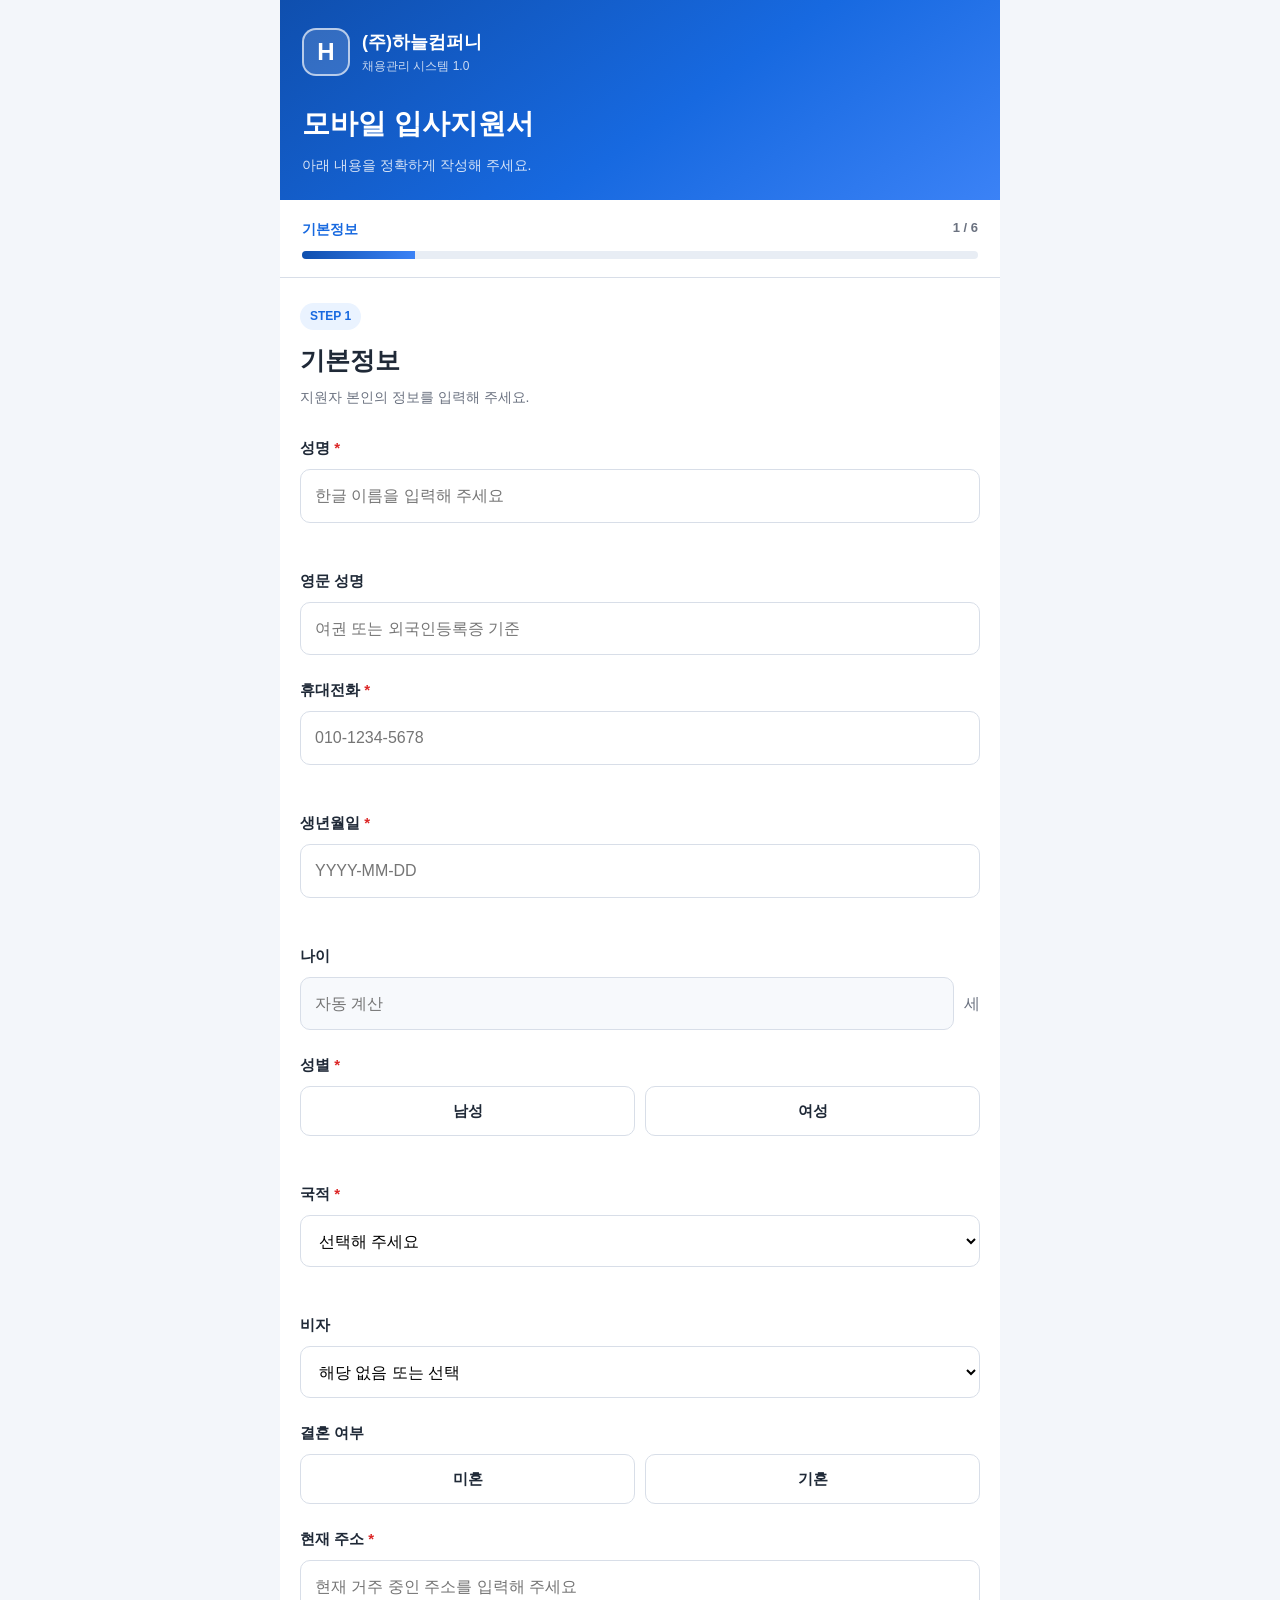
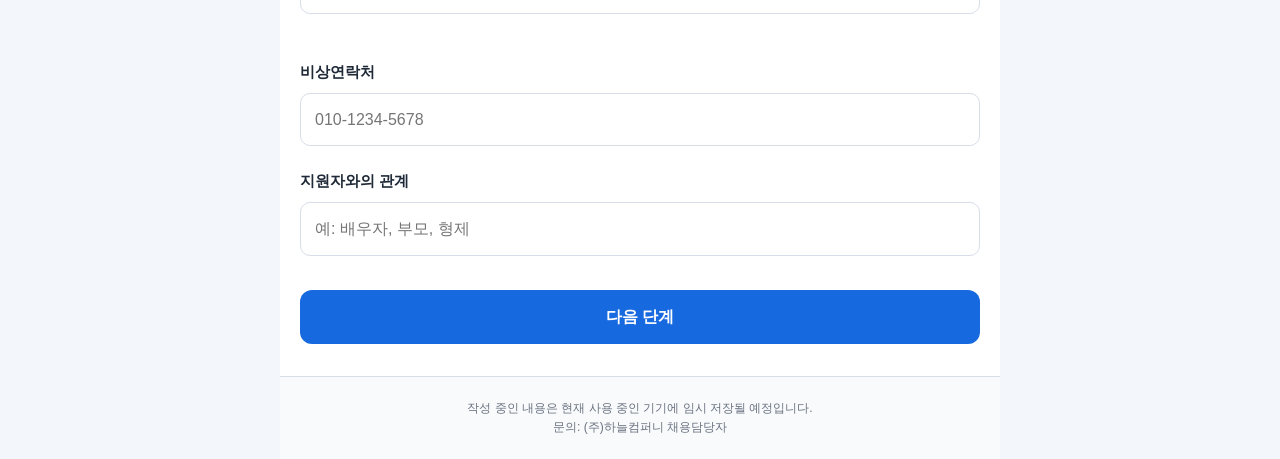
<file: index.html>
<!DOCTYPE html>
<!-- RecruitSystem-Pro V1.0.13: Google Sheets 제출 연동 준비 -->
<!-- RecruitSystem-Pro V1.0.6 FIX -->
<html lang="ko">
<head>
  <meta charset="UTF-8">
  <meta name="viewport" content="width=device-width, initial-scale=1.0, maximum-scale=1.0">
  <meta name="description" content="(주)하늘컴퍼니 모바일 입사지원서">
  <title>입사지원서 | (주)하늘컴퍼니</title>
  <link rel="stylesheet" href="./css/style.css?v=1.0.13">
</head>
<body>
  <div class="app-container">
    <header class="app-header">
      <div class="company-brand">
        <div class="company-symbol">H</div>
        <div class="company-name">
          <strong>(주)하늘컴퍼니</strong>
          <span>채용관리 시스템 1.0</span>
        </div>
      </div>
      <h1>모바일 입사지원서</h1>
      <p class="header-description">아래 내용을 정확하게 작성해 주세요.</p>
    </header>

    <section class="progress-section">
      <div class="progress-info">
        <span id="currentStepText">기본정보</span>
        <strong><span id="currentStepNumber">1</span> / <span id="totalStepNumber">6</span></strong>
      </div>
      <div class="progress-bar">
        <div id="progressBarFill" class="progress-bar-fill" style="width:16.66%"></div>
      </div>
    </section>

    <main class="form-container">
      <form id="applicationForm" novalidate>

        <section class="form-step active" data-step="1">
          <div class="section-heading">
            <span class="step-badge">STEP 1</span>
            <h2>기본정보</h2>
            <p>지원자 본인의 정보를 입력해 주세요.</p>
          </div>

          <div class="form-group">
            <label for="koreanName">성명 <span class="required-mark">*</span></label>
            <input type="text" id="koreanName" placeholder="한글 이름을 입력해 주세요" required>
            <p class="field-error" id="koreanNameError"></p>
          </div>

          <div class="form-group">
            <label for="englishName">영문 성명</label>
            <input type="text" id="englishName" placeholder="여권 또는 외국인등록증 기준">
          </div>

          <div class="form-group">
            <label for="phone">휴대전화 <span class="required-mark">*</span></label>
            <input type="tel" id="phone" placeholder="010-1234-5678" maxlength="13" required>
            <p class="field-error" id="phoneError"></p>
          </div>

          <div class="form-group">
            <label for="birthDate">생년월일 <span class="required-mark">*</span></label>
            <input type="text" id="birthDate" inputmode="numeric" maxlength="10" placeholder="YYYY-MM-DD" autocomplete="bday" required>
            <p class="field-error" id="birthDateError"></p>
          </div>

          <div class="form-group">
            <label for="age">나이</label>
            <div class="input-with-unit">
              <input type="number" id="age" placeholder="자동 계산" readonly>
              <span>세</span>
            </div>
          </div>

          <fieldset class="form-group">
            <legend>성별 <span class="required-mark">*</span></legend>
            <div class="choice-grid two-columns">
              <label class="choice-card"><input type="radio" name="gender" value="남성"><span>남성</span></label>
              <label class="choice-card"><input type="radio" name="gender" value="여성"><span>여성</span></label>
            </div>
            <p class="field-error" id="genderError"></p>
          </fieldset>

          <div class="form-group">
            <label for="nationality">국적 <span class="required-mark">*</span></label>
            <select id="nationality" required>
              <option value="">선택해 주세요</option>
              <option>대한민국</option><option>베트남</option><option>중국</option>
              <option>태국</option><option>필리핀</option><option>네팔</option>
              <option>캄보디아</option><option>인도네시아</option><option>우즈베키스탄</option>
              <option>기타</option>
            </select>
            <p class="field-error" id="nationalityError"></p>
          </div>

          <div class="form-group hidden" id="otherNationalityGroup">
            <label for="otherNationality">국적 직접 입력</label>
            <input type="text" id="otherNationality" placeholder="국가명을 입력해 주세요">
          </div>

          <div class="form-group" id="visaGroup">
            <label for="visa">비자</label>
            <select id="visa">
              <option value="">해당 없음 또는 선택</option>
              <option>F-2</option><option>F-4</option><option>F-5</option>
              <option>F-6</option><option>E-9</option><option>H-2</option><option>기타</option>
            </select>
          </div>

          <fieldset class="form-group">
            <legend>결혼 여부</legend>
            <div class="choice-grid two-columns">
              <label class="choice-card"><input type="radio" name="maritalStatus" value="미혼"><span>미혼</span></label>
              <label class="choice-card"><input type="radio" name="maritalStatus" value="기혼"><span>기혼</span></label>
            </div>
          </fieldset>

          <div class="form-group">
            <label for="address">현재 주소 <span class="required-mark">*</span></label>
            <input type="text" id="address" placeholder="현재 거주 중인 주소를 입력해 주세요" required>
            <p class="field-error" id="addressError"></p>
          </div>

          <div class="form-group">
            <label for="emergencyPhone">비상연락처</label>
            <input type="tel" id="emergencyPhone" placeholder="010-1234-5678" maxlength="13">
          </div>

          <div class="form-group">
            <label for="emergencyRelation">지원자와의 관계</label>
            <input type="text" id="emergencyRelation" placeholder="예: 배우자, 부모, 형제">
          </div>

          <div class="form-navigation">
            <button type="button" class="button button-primary" id="step1NextButton">다음 단계</button>
          </div>
        </section>

        <section class="form-step" data-step="2">
          <div class="section-heading">
            <span class="step-badge">STEP 2</span>
            <h2>학력 및 경력사항</h2>
            <p>최종학력과 최근 경력사항을 입력해 주세요.</p>
          </div>

          <div class="sub-section">
            <div class="sub-section-title"><h3>학력사항</h3><span>최종학력 기준</span></div>
            <div class="form-row two-columns">
              <div class="form-group">
                <label for="graduationYear">졸업년도</label>
                <input type="number" id="graduationYear" placeholder="예: 2005">
              </div>
              <div class="form-group">
                <label for="schoolName">학교명</label>
                <input type="text" id="schoolName" placeholder="학교명을 입력해 주세요">
              </div>
            </div>
          </div>

          <div class="sub-section">
            <div class="sub-section-title"><h3>경력사항</h3><span>최근 경력부터 최대 3개</span></div>
            <p class="section-notice">경력이 없는 경우 비워두셔도 됩니다.</p>
            <div id="careerContainer"></div>
          </div>

          <div class="form-navigation">
            <button type="button" class="button button-secondary" id="step2PrevButton">이전</button>
            <button type="button" class="button button-primary" id="step2NextButton">다음 단계</button>
          </div>
        </section>

        <section class="form-step" data-step="3">
          <div class="section-heading">
            <span class="step-badge">STEP 3</span>
            <h2>근무조건</h2>
            <p>가능한 근무조건과 출퇴근 정보를 선택해 주세요.</p>
          </div>

          <fieldset class="form-group">
            <legend>가능 근무형태</legend>
            <p class="field-hint">복수 선택할 수 있습니다.</p>
            <div class="choice-grid three-columns">
              <label class="choice-card">
                <input type="checkbox" name="workShift" value="주간">
                <span>주간</span>
              </label>
              <label class="choice-card">
                <input type="checkbox" name="workShift" value="야간">
                <span>야간</span>
              </label>
              <label class="choice-card">
                <input type="checkbox" name="workShift" value="교대">
                <span>교대</span>
              </label>
            </div>
          </fieldset>

          <div class="form-row two-columns">
            <fieldset class="form-group">
              <legend>잔업 가능</legend>
              <div class="choice-grid two-columns">
                <label class="choice-card">
                  <input type="radio" name="overtimeAvailable" value="가능">
                  <span>가능</span>
                </label>
                <label class="choice-card">
                  <input type="radio" name="overtimeAvailable" value="불가능">
                  <span>불가능</span>
                </label>
              </div>
            </fieldset>

            <fieldset class="form-group">
              <legend>특근 가능</legend>
              <div class="choice-grid two-columns">
                <label class="choice-card">
                  <input type="radio" name="holidayWorkAvailable" value="가능">
                  <span>가능</span>
                </label>
                <label class="choice-card">
                  <input type="radio" name="holidayWorkAvailable" value="불가능">
                  <span>불가능</span>
                </label>
              </div>
            </fieldset>
          </div>

          <fieldset class="form-group">
            <legend>출퇴근 방법</legend>
            <div class="choice-grid two-columns">
              <label class="choice-card">
                <input type="radio" name="commuteType" value="자차">
                <span>자차</span>
              </label>
              <label class="choice-card">
                <input type="radio" name="commuteType" value="대중교통">
                <span>대중교통</span>
              </label>
              <label class="choice-card">
                <input type="radio" name="commuteType" value="통근버스">
                <span>통근버스</span>
              </label>
              <label class="choice-card">
                <input type="radio" name="commuteType" value="도보">
                <span>도보</span>
              </label>
              <label class="choice-card">
                <input type="radio" name="commuteType" value="기타">
                <span>기타</span>
              </label>
            </div>
          </fieldset>

          <div class="form-group hidden" id="otherCommuteGroup">
            <label for="otherCommute">기타 출퇴근 방법</label>
            <input type="text" id="otherCommute" name="otherCommute"
                   placeholder="출퇴근 방법을 입력해 주세요" maxlength="30">
          </div>

          <div class="form-group hidden" id="shuttleBoardingGroup">
            <label for="shuttleBoardingPlace">
              통근버스 탑승 희망 장소
              <span class="required-mark">*</span>
            </label>
            <input type="text" id="shuttleBoardingPlace" name="shuttleBoardingPlace"
                   placeholder="예: 향남 홈플러스 앞, 병점역 1번 출구"
                   maxlength="80">
            <p class="field-hint">통근버스를 선택한 경우 탑승 희망 장소를 입력해 주세요.</p>
            <p class="field-error" id="shuttleBoardingPlaceError"></p>
          </div>

          <fieldset class="form-group">
            <legend>희망 급여</legend>
            <div class="choice-grid three-columns">
              <label class="choice-card">
                <input type="radio" name="salaryType" value="회사 내규">
                <span>회사 내규</span>
              </label>
              <label class="choice-card">
                <input type="radio" name="salaryType" value="협의 가능">
                <span>협의 가능</span>
              </label>
              <label class="choice-card">
                <input type="radio" name="salaryType" value="직접 입력">
                <span>직접 입력</span>
              </label>
            </div>
          </fieldset>

          <div class="form-group hidden" id="desiredSalaryGroup">
            <label for="desiredSalary">희망 급여 직접 입력</label>
            <div class="input-with-unit">
              <input type="number" id="desiredSalary" name="desiredSalary"
                     placeholder="예: 3000000" inputmode="numeric" min="0">
              <span>원</span>
            </div>
          </div>

          <div class="form-group">
            <label for="availableStartDate">출근 가능일</label>
            <input type="text" id="availableStartDate" name="availableStartDate" inputmode="numeric" maxlength="10" placeholder="YYYY-MM-DD">
          </div>

          <div class="form-group">
            <label for="workConditionNote">추가 요청사항</label>
            <textarea id="workConditionNote" name="workConditionNote"
                      rows="4" placeholder="근무조건과 관련하여 전달할 내용이 있으면 입력해 주세요."
                      maxlength="300"></textarea>
          </div>

          <div class="save-status" id="saveStatus" aria-live="polite">
            입력 내용이 자동으로 임시 저장됩니다.
          </div>

          <div class="form-navigation">
            <button type="button" class="button button-secondary" id="step3PrevButton">이전</button>
            <button type="button" class="button button-primary" id="step3NextButton">다음 단계</button>
          </div>
        </section>
        <section class="form-step" data-step="4">
          <div class="section-heading">
            <span class="step-badge">STEP 4</span>
            <h2>건강 및 추가정보</h2>
            <p>근무 배치를 위해 필요한 내용을 입력해 주세요.</p>
          </div>

          <fieldset class="form-group">
            <legend>건강상태 <span class="required-mark">*</span></legend>
            <div class="choice-grid mobile-stack">
              <label class="choice-card">
                <input type="radio" name="healthStatus" value="양호">
                <span>양호</span>
              </label>
              <label class="choice-card">
                <input type="radio" name="healthStatus" value="비양호">
                <span>비양호</span>
              </label>
            </div>
            <p class="field-error" id="healthStatusError"></p>
          </fieldset>

          <div class="form-group">
            <label for="medicalHistory">기존 병력</label>
            <textarea id="medicalHistory" name="medicalHistory" rows="4"
                      placeholder="치료 또는 수술 이력 등이 있으면 입력해 주세요."
                      maxlength="300"></textarea>
          </div>

          <div class="form-group">
            <label>시력 <span class="field-label-note">(선택)</span></label>
            <div class="vision-grid">
              <div>
                <label class="mini-label" for="leftVision">좌안</label>
                <input type="text" id="leftVision" name="leftVision"
                       placeholder="예: 1.0" inputmode="decimal" maxlength="5">
              </div>
              <div>
                <label class="mini-label" for="rightVision">우안</label>
                <input type="text" id="rightVision" name="rightVision"
                       placeholder="예: 1.0" inputmode="decimal" maxlength="5">
              </div>
            </div>
          </div>

          <fieldset class="form-group">
            <legend>안경·렌즈 착용 여부</legend>
            <div class="choice-grid mobile-stack">
              <label class="choice-card">
                <input type="radio" name="visionCorrection" value="예">
                <span>예</span>
              </label>
              <label class="choice-card">
                <input type="radio" name="visionCorrection" value="아니오">
                <span>아니오</span>
              </label>
            </div>
          </fieldset>

          <fieldset class="form-group">
            <legend>흡연 여부</legend>
            <div class="choice-grid mobile-stack">
              <label class="choice-card">
                <input type="radio" name="smokingStatus" value="흡연">
                <span>흡연</span>
              </label>
              <label class="choice-card">
                <input type="radio" name="smokingStatus" value="비흡연">
                <span>비흡연</span>
              </label>
            </div>
          </fieldset>

          <div class="form-group">
            <label for="specialNotes">특이사항</label>
            <textarea id="specialNotes" name="specialNotes" rows="4"
                      placeholder="알레르기, 지병, 특이체질 등 전달할 내용이 있으면 입력해 주세요."
                      maxlength="300"></textarea>
          </div>

          <fieldset class="form-group insurance-panel">
            <legend>
              희망 고용 방식
              <span class="required-mark">*</span>
            </legend>
            <p class="insurance-guide">
              아래 내용을 확인한 후 현재 희망하시는 방식 한 가지를 선택해 주세요.
            </p>

            <div class="choice-grid insurance-options">
              <label class="choice-card insurance-choice">
                <input type="radio" name="insurancePreference"
                       value="입사 시 4대보험 가입 희망">
                <span>
                  <strong>1. 입사 시 4대보험 가입</strong>
                  <small>입사일부터 국민연금·건강보험·고용보험·산재보험 적용을 희망합니다.</small>
                </span>
              </label>

              <label class="choice-card insurance-choice">
                <input type="radio" name="insurancePreference"
                       value="입사 후 3개월간 3.3% 사업소득 신고 후 4대보험 가입 희망">
                <span>
                  <strong>2. 3개월간 3.3% 신고 후 4대보험 가입</strong>
                  <small>입사 후 초기 3개월은 3.3% 사업소득 신고 방식으로 진행한 뒤 4대보험 가입을 희망합니다.</small>
                </span>
              </label>

              <label class="choice-card insurance-choice">
                <input type="radio" name="insurancePreference"
                       value="3.3% 사업소득 신고 희망">
                <span>
                  <strong>3. 3.3% 사업소득 신고</strong>
                  <small>보수 지급 시 3.3% 원천징수되는 사업소득 신고 방식을 희망합니다.</small>
                </span>
              </label>
            </div>
            <p class="field-error" id="insurancePreferenceError"></p>
          </fieldset>

          <div class="information-box insurance-information">
            <strong>꼭 확인해 주세요</strong>
            <p>선택하신 항목은 지원자의 현재 희망사항을 확인하기 위한 내용입니다.</p>
            <p>실제 고용 형태와 4대보험 적용 여부는 업무 방식, 근무 조건 및 입사 협의 결과에 따라 최종 결정됩니다.</p>
            <p>입사 전 담당자가 세부 내용을 다시 안내해 드립니다.</p>
          </div>

          <div class="save-status" id="saveStatusStep4" aria-live="polite">
            입력 내용이 자동으로 임시 저장됩니다.
          </div>

          <div class="form-navigation mobile-navigation">
            <button type="button" class="button button-secondary" id="step4PrevButton">이전</button>
            <button type="button" class="button button-primary" id="step4NextButton">다음 단계</button>
          </div>
        </section>
        <section class="form-step" data-step="5">
          <div class="section-heading">
            <span class="step-badge">STEP 5</span>
            <h2>개인정보 동의 및 전자서명</h2>
            <p>지원 내용을 확인하고 개인정보 수집·이용에 동의한 뒤 서명해 주세요.</p>
          </div>

          <section class="consent-panel" aria-labelledby="privacyConsentTitle">
            <div class="consent-heading-row">
              <div>
                <h3 id="privacyConsentTitle">개인정보 수집·이용 동의</h3>
                <p>채용 지원 접수를 위해 반드시 필요한 항목입니다.</p>
              </div>
              <span class="required-chip">필수</span>
            </div>

            <button type="button" class="consent-detail-button" id="consentDetailButton"
                    aria-expanded="false" aria-controls="consentDetails">
              동의 내용 자세히 보기
            </button>

            <div class="consent-details hidden" id="consentDetails">
              <dl>
                <div><dt>수집 목적</dt><dd>입사지원 접수, 지원자 확인, 채용 심사 및 연락</dd></div>
                <div><dt>수집 항목</dt><dd>지원서에 입력한 기본정보, 학력·경력, 근무조건, 건강 및 추가정보, 전자서명</dd></div>
                <div><dt>보유 기간</dt><dd>채용 절차 종료 후 회사의 내부 규정 및 관련 법령에 따른 기간까지 보관</dd></div>
                <div><dt>동의 거부</dt><dd>동의를 거부할 수 있으나 입사지원 접수가 제한될 수 있습니다.</dd></div>
              </dl>
              <p class="consent-note">민감한 건강정보는 채용 및 배치 검토 목적에 필요한 범위에서만 확인됩니다.</p>
            </div>

            <label class="agreement-check">
              <input type="checkbox" id="privacyConsent" name="privacyConsent" value="동의">
              <span>개인정보 수집 및 이용에 동의합니다.</span>
            </label>
            <p class="field-error" id="privacyConsentError"></p>
          </section>

          <section class="applicant-confirmation" aria-labelledby="applicantConfirmTitle">
            <h3 id="applicantConfirmTitle">지원자 확인</h3>
            <div class="confirmation-grid">
              <div><span>지원자</span><strong id="confirmApplicantName">-</strong></div>
              <div><span>연락처</span><strong id="confirmApplicantPhone">-</strong></div>
              <div><span>작성일</span><strong id="confirmApplicationDate">-</strong></div>
            </div>
          </section>

          <section class="signature-section" aria-labelledby="signatureTitle">
            <div class="signature-heading-row">
              <div>
                <h3 id="signatureTitle">전자서명 <span class="required-mark">*</span></h3>
                <p>모바일은 손가락으로, PC는 마우스로 서명해 주세요.</p>
              </div>
              <button type="button" class="signature-clear-button" id="clearSignatureButton">다시 쓰기</button>
            </div>

            <div class="signature-pad-wrap" id="signaturePadWrap">
              <canvas id="signatureCanvas" aria-label="전자서명 입력 영역"></canvas>
              <span class="signature-placeholder" id="signaturePlaceholder">이곳에 서명해 주세요</span>
            </div>
            <input type="hidden" id="signatureData" name="signatureData">
            <p class="field-error" id="signatureError"></p>
          </section>

          <div class="information-box signature-information">
            <strong>서명 전 확인</strong>
            <p>입력한 내용이 사실과 다름없음을 확인하며, 본인이 직접 작성하고 서명합니다.</p>
          </div>

          <div class="save-status" id="saveStatusStep5" aria-live="polite">
            동의 및 서명 내용도 자동으로 임시 저장됩니다.
          </div>

          <div class="form-navigation mobile-navigation">
            <button type="button" class="button button-secondary" id="step5PrevButton">이전</button>
            <button type="button" class="button button-primary" id="step5NextButton">최종 확인</button>
          </div>
        </section>
        <section class="form-step" data-step="6">
          <div class="section-heading">
            <span class="step-badge">STEP 6</span>
            <h2>최종 확인</h2>
            <p>작성한 내용을 확인한 후 최종 제출해 주세요.</p>
          </div>

          <div class="preview-notice">
            <strong>제출 전 확인해 주세요</strong>
            <p>잘못 입력한 내용이 있으면 아래의 ‘수정하기’ 버튼을 눌러 수정할 수 있습니다.</p>
          </div>

          <div id="finalPreview" class="final-preview" aria-live="polite"></div>

          <section class="preview-signature-card">
            <div class="preview-card-heading">
              <h3>전자서명</h3>
              <span id="previewConsentStatus" class="preview-status-chip">동의 완료</span>
            </div>
            <div class="preview-signature-box">
              <img id="previewSignatureImage" alt="지원자 전자서명">
            </div>
            <p id="previewSignedAt" class="preview-signed-at"></p>
          </section>

          <p class="field-error" id="finalSubmitError"></p>

          <div class="form-navigation mobile-navigation final-navigation">
            <button type="button" class="button button-secondary" id="step6EditButton">수정하기</button>
            <button type="button" class="button button-primary" id="finalSubmitButton">최종 제출</button>
          </div>
        </section>
      </form>
    </main>

    <footer class="app-footer">
      <p>작성 중인 내용은 현재 사용 중인 기기에 임시 저장될 예정입니다.</p>
      <p>문의: (주)하늘컴퍼니 채용담당자</p>
    </footer>
  </div>

  <script src="./js/config.js?v=1.0.13"></script>
  <script src="./js/script.js?v=1.0.13"></script>
</body>
</html>
</file>
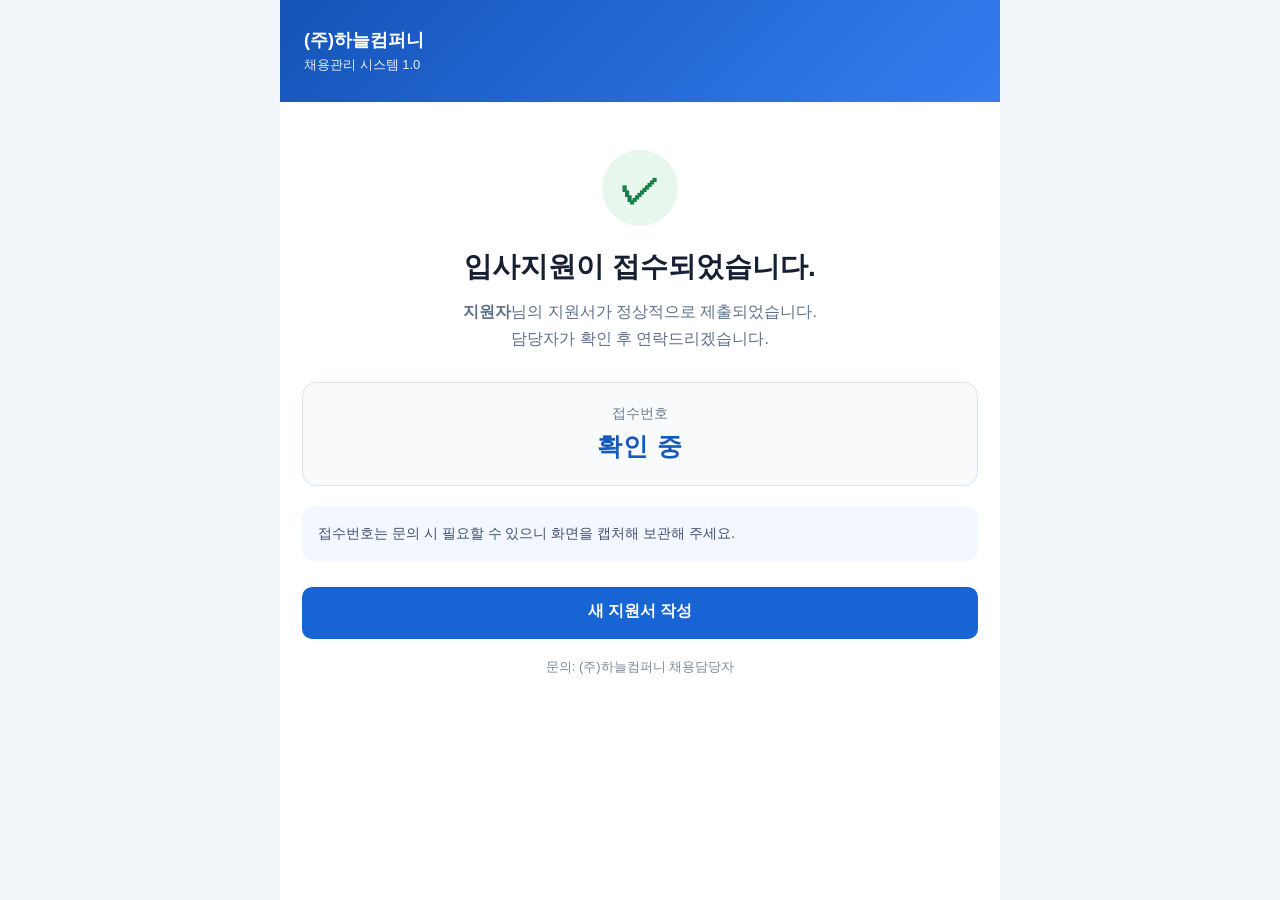
<file: complete.html>
<!doctype html>
<html lang="ko">
<head>
  <meta charset="utf-8">
  <meta name="viewport" content="width=device-width, initial-scale=1">
  <title>입사지원 접수 완료 | (주)하늘컴퍼니</title>
  <style>
    *{box-sizing:border-box} body{margin:0;background:#f2f5f9;color:#172033;font-family:-apple-system,BlinkMacSystemFont,"Segoe UI","Noto Sans KR",sans-serif}
    .wrap{max-width:720px;min-height:100vh;margin:0 auto;background:#fff}
    .hero{padding:28px 24px;background:linear-gradient(135deg,#1454b8,#347df0);color:#fff}
    .brand{font-size:18px;font-weight:800}.sub{margin-top:4px;font-size:13px;opacity:.9}
    main{padding:48px 22px;text-align:center}.icon{display:grid;place-items:center;width:76px;height:76px;margin:0 auto 22px;border-radius:50%;background:#e8f7ee;color:#168146;font-size:40px;font-weight:900}
    h1{margin:0 0 12px;font-size:28px}.lead{margin:0;color:#607089;line-height:1.7}
    .receipt{margin:30px 0 20px;padding:22px;border:1px solid #dce4ef;border-radius:14px;background:#f8fafc}.receipt span{display:block;color:#6c7b90;font-size:14px}.receipt strong{display:block;margin-top:7px;color:#1659bd;font-size:25px;letter-spacing:.8px}
    .info{margin:0 0 26px;padding:16px;border-radius:12px;background:#f3f7ff;color:#40526b;font-size:14px;line-height:1.65;text-align:left}
    .button{display:block;width:100%;min-height:52px;padding:14px;border:0;border-radius:10px;background:#1764d4;color:#fff;font:inherit;font-weight:800;cursor:pointer;text-decoration:none}
    .warning{margin-top:18px;color:#7c899a;font-size:13px;line-height:1.55}
  </style>
</head>
<body>
  <div class="wrap">
    <header class="hero"><div class="brand">(주)하늘컴퍼니</div><div class="sub">채용관리 시스템 1.0</div></header>
    <main>
      <div class="icon">✓</div>
      <h1>입사지원이 접수되었습니다.</h1>
      <p class="lead"><strong id="applicantName">지원자</strong>님의 지원서가 정상적으로 제출되었습니다.<br>담당자가 확인 후 연락드리겠습니다.</p>
      <div class="receipt"><span>접수번호</span><strong id="receiptNumber">확인 중</strong></div>
      <div class="info" id="storageStatus">접수번호는 문의 시 필요할 수 있으니 화면을 캡처해 보관해 주세요.</div>
      <a class="button" href="./index.html">새 지원서 작성</a>
      <p class="warning">문의: (주)하늘컴퍼니 채용담당자</p>
    </main>
  </div>
  <script>
    (() => {
      try {
        const raw = sessionStorage.getItem('recruitSystemLastSubmission');
        if (!raw) return;
        const data = JSON.parse(raw);
        document.getElementById('applicantName').textContent = data.applicantName || '지원자';
        document.getElementById('receiptNumber').textContent = data.receiptNumber || '접수 완료';
        const status = document.getElementById('storageStatus');
        status.innerHTML = data.googleSheetsSent
          ? '접수번호는 문의 시 필요할 수 있으니 화면을 캡처해 보관해 주세요.<br><strong>Google Sheets로 전송 요청이 완료되었습니다.</strong>'
          : '접수번호는 문의 시 필요할 수 있으니 화면을 캡처해 보관해 주세요.<br><strong>Google Sheets 주소가 아직 설정되지 않아 현재 기기에서만 접수 완료 처리되었습니다.</strong>';
      } catch (error) {
        console.warn('접수 정보를 표시하지 못했습니다.', error);
      }
    })();
  </script>
</body>
</html>
</file>
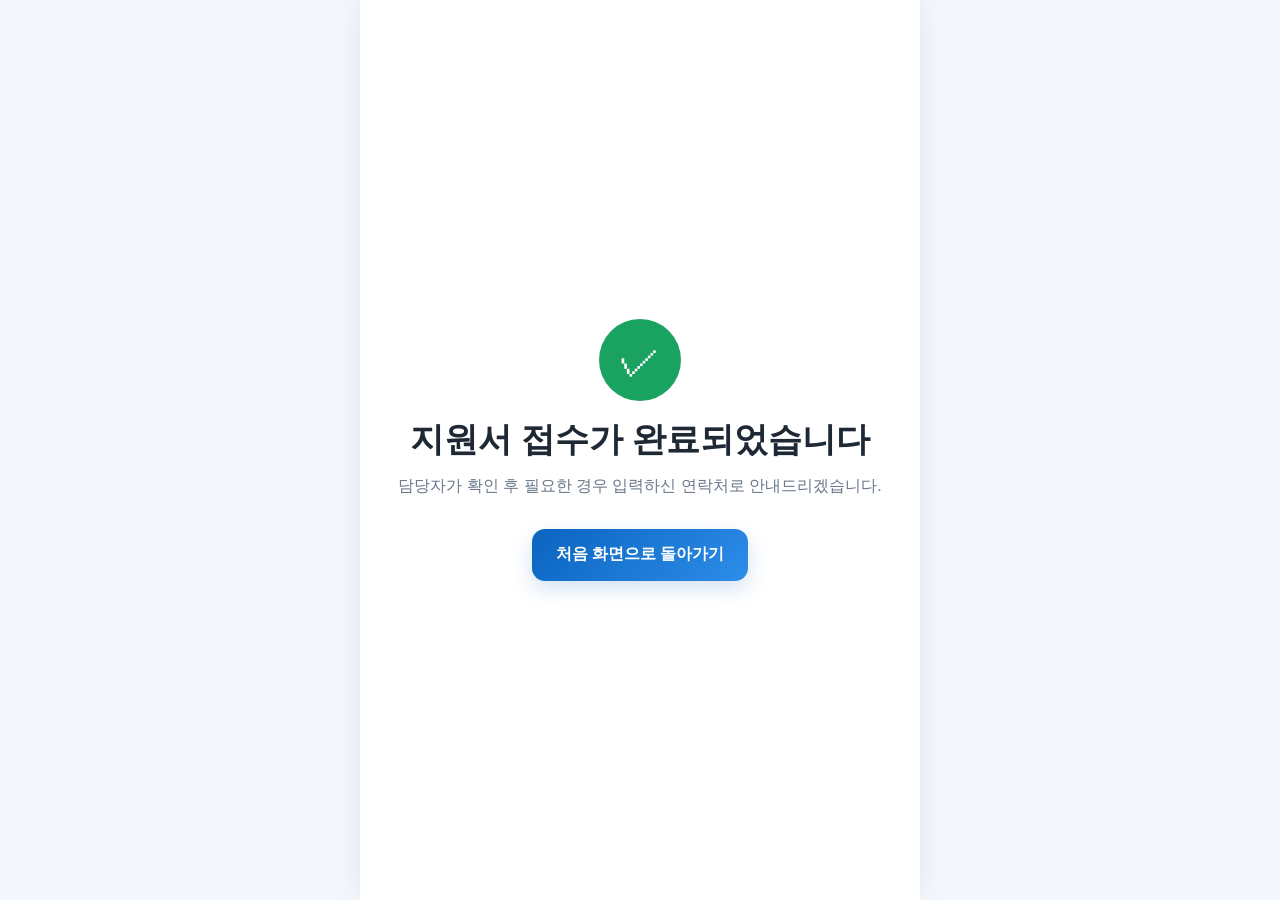
<file: thankyou.html>
<!doctype html>
<html lang="ko">
<head>
<meta charset="utf-8">
<meta name="viewport" content="width=device-width,initial-scale=1">
<title>지원서 접수 완료</title>
<link rel="stylesheet" href="style.css">
</head>
<body>
<main class="app-shell" style="display:grid;place-items:center;padding:24px;text-align:center">
  <section>
    <div style="width:82px;height:82px;border-radius:50%;display:grid;place-items:center;margin:0 auto 18px;background:#1aa260;color:#fff;font-size:42px">✓</div>
    <h1>지원서 접수가 완료되었습니다</h1>
    <p style="color:#687789">담당자가 확인 후 필요한 경우 입력하신 연락처로 안내드리겠습니다.</p>
    <a href="index.html" class="primary" style="display:inline-grid;place-items:center;padding:0 24px;text-decoration:none;margin-top:16px">처음 화면으로 돌아가기</a>
  </section>
</main>
</body>
</html>
</file>
<file: css/style.css>
*{box-sizing:border-box;margin:0;padding:0}
:root{--primary:#1769e0;--primary-dark:#0f4fae;--primary-light:#eaf3ff;--background:#f3f6fa;--surface:#fff;--text:#1f2937;--text-light:#6b7280;--border:#d8dee8;--error:#dc2626;--radius-large:20px;--radius-medium:14px;--radius-small:10px;--shadow:0 8px 30px rgba(15,23,42,.08)}
body{min-height:100vh;background:var(--background);color:var(--text);font-family:"Malgun Gothic",Arial,sans-serif;line-height:1.6}
button,input,select,textarea{font:inherit}button{cursor:pointer}
.app-container{width:100%;max-width:720px;min-height:100vh;margin:0 auto;background:var(--surface)}
.app-header{padding:28px 22px 24px;background:linear-gradient(145deg,#0f4fae 0%,#1769e0 55%,#3b82f6 100%);color:#fff}
.company-brand{display:flex;align-items:center;gap:12px;margin-bottom:26px}.company-symbol{display:flex;align-items:center;justify-content:center;width:48px;height:48px;border:2px solid rgba(255,255,255,.65);border-radius:14px;background:rgba(255,255,255,.15);font-size:24px;font-weight:800}.company-name{display:flex;flex-direction:column}.company-name strong{font-size:18px}.company-name span{font-size:12px;color:rgba(255,255,255,.78)}.app-header h1{font-size:28px}.header-description{margin-top:7px;color:rgba(255,255,255,.82);font-size:14px}
.progress-section{padding:18px 22px;border-bottom:1px solid var(--border)}.progress-info{display:flex;justify-content:space-between;margin-bottom:10px;font-size:14px}.progress-info>span{color:var(--primary);font-weight:700}.progress-info strong{color:var(--text-light);font-size:13px}.progress-bar{height:8px;border-radius:999px;background:#e8edf4;overflow:hidden}.progress-bar-fill{height:100%;background:linear-gradient(90deg,var(--primary-dark),#3b82f6);transition:width .3s}
.form-container{padding:24px 20px 32px}.form-step{display:none}.form-step.active{display:block}.section-heading{margin-bottom:28px}.step-badge{display:inline-flex;padding:4px 10px;border-radius:999px;background:var(--primary-light);color:var(--primary);font-size:12px;font-weight:800}.section-heading h2{margin-top:10px;font-size:25px}.section-heading p{margin-top:6px;color:var(--text-light);font-size:14px}
.form-group{margin-bottom:23px;border:0}.form-group label,.form-group legend{display:block;margin-bottom:9px;font-size:15px;font-weight:700}.required-mark{color:var(--error)}
input[type=text],input[type=tel],input[type=date],input[type=number],select,textarea{width:100%;min-height:52px;padding:13px 14px;border:1px solid var(--border);border-radius:var(--radius-small);outline:none;background:#fff;font-size:16px}
input:focus,select:focus,textarea:focus{border-color:var(--primary);box-shadow:0 0 0 3px rgba(23,105,224,.12)}input[readonly]{background:#f7f9fc;color:var(--text-light)}
.field-error{min-height:18px;margin-top:5px;color:var(--error);font-size:12px}.input-with-unit{display:flex;align-items:center;gap:10px}.input-with-unit input{flex:1}.input-with-unit span{color:var(--text-light)}
.choice-grid{display:grid;gap:10px}.two-columns{grid-template-columns:repeat(2,minmax(0,1fr))}.three-columns{grid-template-columns:repeat(3,minmax(0,1fr))}
.choice-card{position:relative;margin:0!important}.choice-card input{position:absolute;width:1px;height:1px;opacity:0}.choice-card span{display:flex;align-items:center;justify-content:center;min-height:50px;padding:10px;border:1px solid var(--border);border-radius:var(--radius-small);font-weight:600;text-align:center}.choice-card input:checked+span{border-color:var(--primary);background:var(--primary-light);color:var(--primary)}
.hidden{display:none!important}.form-navigation{display:flex;gap:10px;margin-top:34px}.button{min-height:54px;padding:13px 20px;border:0;border-radius:12px;font-size:16px;font-weight:800}.button-primary{width:100%;background:var(--primary);color:#fff}.button-secondary{flex:0 0 34%;border:1px solid var(--border);background:#fff}.form-navigation .button-primary{flex:1}
.sub-section{margin-bottom:34px}.sub-section-title{display:flex;justify-content:space-between;align-items:center;margin-bottom:16px}.sub-section-title h3{font-size:19px}.sub-section-title span,.section-notice,.career-card-header span{color:var(--text-light);font-size:12px}.section-notice{margin:-6px 0 16px}.form-row{display:grid;gap:14px}.form-row.two-columns{grid-template-columns:repeat(2,minmax(0,1fr))}
.career-card{margin-bottom:18px;padding:20px 18px 2px;border:1px solid var(--border);border-radius:var(--radius-medium);background:#fbfcfe}.career-card-header{display:flex;justify-content:space-between;margin-bottom:20px}.career-card-header strong{color:var(--primary)}
.app-footer{padding:22px;border-top:1px solid var(--border);background:#f8fafc;text-align:center}.app-footer p{color:var(--text-light);font-size:12px}
@media(max-width:520px){.form-row.two-columns,.three-columns{grid-template-columns:1fr}}


/* V1.0.4 - STEP 3 및 자동 임시저장 */
textarea {
  resize: vertical;
}

.field-hint {
  margin: -3px 0 10px;
  color: var(--text-light);
  font-size: 12px;
}

.save-status {
  margin-top: 8px;
  padding: 12px 14px;
  border: 1px solid #cfe0f8;
  border-radius: 10px;
  background: #f4f8fe;
  color: #42628a;
  font-size: 13px;
  text-align: center;
}

.save-status.saved {
  border-color: #b9e6ca;
  background: #f0fbf4;
  color: #247246;
}

.choice-card input[type="checkbox"]:checked + span {
  border-color: var(--primary);
  background: var(--primary-light);
  color: var(--primary);
}

@media (max-width: 520px) {
  .form-row.two-columns > fieldset.form-group {
    margin-bottom: 10px;
  }
}


/* V1.0.5 - 모바일 세로형 UI 및 STEP 4 */
.field-label-note {
  color: var(--text-light);
  font-size: 12px;
  font-weight: 500;
}

.mobile-stack {
  grid-template-columns: 1fr !important;
}

.vision-grid {
  display: grid;
  grid-template-columns: 1fr;
  gap: 14px;
}

.mini-label {
  margin-bottom: 7px !important;
  color: var(--text-light) !important;
  font-size: 13px !important;
  font-weight: 600 !important;
}

.insurance-panel {
  padding: 18px 16px 8px;
  border: 1px solid #f0d69a;
  border-radius: 14px;
  background: #fffaf0;
}

.insurance-panel legend {
  padding: 0 4px;
}

.insurance-guide {
  margin: 2px 0 14px;
  color: #7c5b20;
  font-size: 13px;
  line-height: 1.7;
}

.insurance-options {
  grid-template-columns: 1fr !important;
}

.insurance-choice span {
  justify-content: flex-start;
  min-height: 58px;
  padding: 14px 16px;
  text-align: left;
}

.information-box {
  margin-top: 18px;
  padding: 15px 16px;
  border: 1px solid #bdd5ff;
  border-radius: 12px;
  background: #f1f6ff;
}

.information-box strong {
  display: block;
  margin-bottom: 6px;
  color: var(--primary);
  font-size: 15px;
}

.information-box p {
  color: #4c6485;
  font-size: 13px;
}

.mobile-navigation {
  flex-direction: column;
}

.mobile-navigation .button,
.mobile-navigation .button-secondary,
.mobile-navigation .button-primary {
  width: 100%;
  flex: none;
}

.mobile-navigation .button {
  min-height: 58px;
}

@media screen and (max-width: 720px) {
  .form-container {
    padding-right: 16px;
    padding-left: 16px;
  }

  .choice-grid.two-columns,
  .choice-grid.three-columns,
  .form-row.two-columns {
    grid-template-columns: 1fr;
  }

  .choice-card span {
    min-height: 56px;
    padding: 13px 14px;
  }

  .career-card {
    padding: 18px 14px 2px;
  }

  .form-navigation {
    flex-direction: column;
  }

  .form-navigation .button,
  .form-navigation .button-secondary,
  .form-navigation .button-primary {
    width: 100%;
    flex: none;
  }

  input[type="text"],
  input[type="tel"],
  input[type="date"],
  input[type="number"],
  select,
  textarea {
    min-height: 56px;
  }

  textarea {
    min-height: 112px;
  }
}


/* V1.0.6 - 통근버스 탑승 장소 */
#shuttleBoardingGroup {
  padding: 16px;
  border: 1px solid #cfe0f8;
  border-radius: 12px;
  background: #f7faff;
}

/* V1.0.8 - STEP 5 개인정보 동의 및 전자서명 */
.consent-panel,
.applicant-confirmation,
.signature-section {
  margin-bottom: 22px;
  padding: 18px 16px;
  border: 1px solid var(--border);
  border-radius: 14px;
  background: #fff;
}

.consent-panel {
  border-color: #bdd5ff;
  background: #f8fbff;
}

.consent-heading-row,
.signature-heading-row {
  display: flex;
  align-items: flex-start;
  justify-content: space-between;
  gap: 12px;
}

.consent-heading-row h3,
.applicant-confirmation h3,
.signature-heading-row h3 {
  font-size: 18px;
}

.consent-heading-row p,
.signature-heading-row p {
  margin-top: 4px;
  color: var(--text-light);
  font-size: 12px;
}

.required-chip {
  flex: 0 0 auto;
  padding: 4px 9px;
  border-radius: 999px;
  background: #fee2e2;
  color: #b91c1c;
  font-size: 12px;
  font-weight: 800;
}

.consent-detail-button,
.signature-clear-button {
  border: 1px solid #b9cff0;
  border-radius: 9px;
  background: #fff;
  color: var(--primary);
  font-size: 13px;
  font-weight: 700;
}

.consent-detail-button {
  width: 100%;
  min-height: 44px;
  margin-top: 16px;
}

.consent-details {
  margin-top: 12px;
  padding: 14px;
  border-radius: 10px;
  background: #eef5ff;
}

.consent-details dl {
  display: grid;
  gap: 10px;
}

.consent-details dl > div {
  display: grid;
  grid-template-columns: 76px 1fr;
  gap: 8px;
}

.consent-details dt {
  color: #274c7c;
  font-size: 12px;
  font-weight: 800;
}

.consent-details dd,
.consent-note {
  color: #4b6482;
  font-size: 12px;
}

.consent-note {
  margin-top: 12px;
  padding-top: 10px;
  border-top: 1px solid #d3e2f7;
}

.agreement-check {
  display: flex !important;
  align-items: flex-start;
  gap: 12px;
  min-height: 58px;
  margin-top: 16px !important;
  padding: 15px;
  border: 1px solid var(--border);
  border-radius: 10px;
  background: #fff;
  cursor: pointer;
}

.agreement-check input {
  flex: 0 0 auto;
  width: 22px;
  height: 22px;
  margin-top: 1px;
  accent-color: var(--primary);
}

.agreement-check span {
  line-height: 1.5;
}

.applicant-confirmation h3 {
  margin-bottom: 14px;
}

.confirmation-grid {
  display: grid;
  gap: 10px;
}

.confirmation-grid > div {
  display: flex;
  align-items: center;
  justify-content: space-between;
  gap: 12px;
  min-height: 48px;
  padding: 11px 13px;
  border-radius: 9px;
  background: #f7f9fc;
}

.confirmation-grid span {
  color: var(--text-light);
  font-size: 13px;
}

.confirmation-grid strong {
  text-align: right;
  word-break: break-all;
}

.signature-clear-button {
  flex: 0 0 auto;
  min-height: 40px;
  padding: 8px 12px;
}

.signature-pad-wrap {
  position: relative;
  width: 100%;
  height: 210px;
  margin-top: 16px;
  overflow: hidden;
  border: 2px dashed #aebdd0;
  border-radius: 12px;
  background: #fff;
  touch-action: none;
}

#signatureCanvas {
  display: block;
  width: 100%;
  height: 100%;
  cursor: crosshair;
  touch-action: none;
}

.signature-placeholder {
  position: absolute;
  top: 50%;
  left: 50%;
  transform: translate(-50%, -50%);
  color: #9aa8ba;
  font-size: 14px;
  pointer-events: none;
}

.signature-placeholder.hidden {
  display: none;
}

.signature-information {
  margin-top: 0;
}

@media screen and (max-width: 520px) {
  .consent-heading-row,
  .signature-heading-row {
    flex-direction: column;
  }

  .signature-clear-button {
    width: 100%;
  }

  .signature-pad-wrap {
    height: 230px;
  }

  .consent-details dl > div {
    grid-template-columns: 1fr;
    gap: 2px;
  }
}

/* V1.0.9 - STEP 6 최종 확인 */
.preview-notice {
  margin-bottom: 18px;
  padding: 15px 16px;
  border: 1px solid #cfe0ff;
  border-radius: 12px;
  background: #f3f7ff;
}
.preview-notice strong { display:block; margin-bottom:5px; color:#164da8; }
.preview-notice p { margin:0; color:var(--text-light); font-size:14px; line-height:1.55; }
.final-preview { display:grid; gap:16px; }
.preview-section,
.preview-signature-card {
  overflow:hidden;
  border:1px solid var(--border-color);
  border-radius:14px;
  background:#fff;
}
.preview-card-heading {
  display:flex;
  align-items:center;
  justify-content:space-between;
  gap:12px;
  padding:15px 16px;
  border-bottom:1px solid var(--border-color);
  background:#f8fafc;
}
.preview-card-heading h3 { margin:0; font-size:17px; }
.preview-list { margin:0; }
.preview-row {
  display:grid;
  grid-template-columns:minmax(105px, 32%) 1fr;
  gap:14px;
  padding:12px 16px;
  border-bottom:1px solid #edf1f6;
}
.preview-row:last-child { border-bottom:0; }
.preview-row dt { color:var(--text-light); font-size:14px; }
.preview-row dd { margin:0; color:var(--text-color); font-weight:600; text-align:right; white-space:pre-wrap; word-break:break-word; }
.preview-empty { color:#97a3b4; font-weight:400; }
.preview-career-item { padding:14px 16px; border-bottom:1px solid #edf1f6; }
.preview-career-item:last-child { border-bottom:0; }
.preview-career-item strong { display:block; margin-bottom:8px; color:#195fc5; }
.preview-career-summary { margin:0; color:var(--text-color); line-height:1.65; white-space:pre-wrap; }
.preview-status-chip {
  flex:0 0 auto;
  padding:5px 9px;
  border-radius:999px;
  background:#e7f7ed;
  color:#13713a;
  font-size:12px;
  font-weight:700;
}
.preview-signature-card { margin-top:16px; }
.preview-signature-box {
  display:flex;
  align-items:center;
  justify-content:center;
  min-height:155px;
  margin:16px;
  border:1px dashed #b8c5d6;
  border-radius:10px;
  background:#fff;
}
.preview-signature-box img { display:block; max-width:100%; max-height:145px; object-fit:contain; }
.preview-signed-at { margin:0 16px 16px; color:var(--text-light); font-size:13px; text-align:right; }
.final-navigation { margin-top:20px; }
.button.is-loading { opacity:.7; pointer-events:none; }

@media screen and (max-width:520px) {
  .preview-row { grid-template-columns:1fr; gap:5px; }
  .preview-row dd { text-align:left; }
  .preview-card-heading { align-items:flex-start; }
}


/* V1.0.12 - 희망 고용 방식 카드 및 안내문 개선 */
.insurance-choice span {
  display: flex;
  flex-direction: column;
  align-items: flex-start;
  gap: 5px;
}

.insurance-choice span strong {
  color: var(--text);
  font-size: 15px;
  line-height: 1.45;
}

.insurance-choice span small {
  color: var(--text-light);
  font-size: 12px;
  font-weight: 400;
  line-height: 1.55;
}

.insurance-information {
  border-color: #f0d69a;
  background: #fffaf0;
}

.insurance-information strong {
  color: #8a5a00;
}

.insurance-information p {
  color: #6f5a32;
}
</file>
<file: style.css>
*{box-sizing:border-box}
:root{
  --blue:#0a64c0;
  --blue2:#2d8de8;
  --sky:#eaf5ff;
  --navy:#15324b;
  --text:#1e2935;
  --muted:#687789;
  --line:#dbe5ef;
  --bg:#f4f7fb;
  --danger:#c73535;
  font-family:Pretendard,"Noto Sans KR","Malgun Gothic",Arial,sans-serif;
}
html{background:var(--bg)}
body{margin:0;color:var(--text);background:var(--bg)}
button,input,textarea{font:inherit}
button{cursor:pointer}
.app-shell{width:min(100%,560px);margin:0 auto;min-height:100vh;background:#fff;box-shadow:0 0 30px rgba(28,55,88,.08)}
.screen{display:none;min-height:100vh}
.screen.active{display:block}
.landing{padding:24px 20px 36px;text-align:center}
.main-logo{width:min(100%,320px);height:auto;margin:14px auto 8px;display:block}
.eyebrow{margin:4px 0;color:var(--blue);font-size:12px;font-weight:900;letter-spacing:.18em}
h1{margin:8px 0 6px;font-size:34px;line-height:1.2}
.lead{margin:0;color:var(--muted)}
.benefits{display:grid;grid-template-columns:repeat(3,1fr);gap:10px;margin:28px 0 22px}
.benefits div{padding:18px 8px;border:1px solid #e2ebf4;border-radius:16px;background:#fbfdff;box-shadow:0 6px 18px rgba(18,68,111,.05)}
.benefits span{font-size:25px;display:block;margin-bottom:8px}
.benefits b{display:block;font-size:13px}
.benefits small{display:block;margin-top:4px;color:var(--muted);font-size:11px}
.primary,.secondary{min-height:52px;border-radius:13px;font-weight:900}
.primary{border:0;color:#fff;background:linear-gradient(135deg,var(--blue),var(--blue2));box-shadow:0 8px 20px rgba(10,100,192,.18)}
.primary.large{width:100%;display:flex;align-items:center;justify-content:center;gap:18px;font-size:17px}
.secondary{border:1px solid var(--line);background:#fff;color:var(--text)}
.step-preview{display:flex;align-items:flex-start;margin:26px 0 20px;padding:18px 10px;border:1px solid var(--line);border-radius:16px}
.preview-item{display:flex;flex-direction:column;align-items:center;gap:5px;min-width:54px;color:#7d8996;font-size:11px}
.preview-item b{width:30px;height:30px;border-radius:50%;display:grid;place-items:center;background:#e7edf3}
.preview-item.active{color:var(--blue);font-weight:800}
.preview-item.active b{background:var(--blue);color:#fff}
.preview-line{height:2px;flex:1;margin:14px 5px;background:#e3eaf1}
.privacy-note{padding:13px;border-radius:12px;background:#f3f8fd;color:#607386;font-size:12px}
.form-header{display:flex;align-items:center;justify-content:space-between;padding:12px 16px;border-bottom:1px solid var(--line);background:#fff;position:sticky;top:0;z-index:5}
.header-logo{width:160px;height:62px;object-fit:contain;object-position:left center}
.text-button{border:0;background:transparent;color:var(--blue);font-weight:800}
.progress-wrap{padding:22px 20px 10px}
.progress-top{display:flex;justify-content:space-between;align-items:center;margin-bottom:10px}
.progress-top strong{font-size:21px}
.progress-top span{color:var(--muted)}
.progress-track{height:5px;border-radius:999px;background:#edf1f5;overflow:hidden}
.progress-bar{height:100%;width:25%;background:linear-gradient(90deg,var(--blue),var(--blue2));transition:width .25s}
form{padding:10px 20px 34px}
.form-step{display:none}
.form-step.active{display:block}
.form-step h2{margin:10px 0 4px;font-size:26px}
.section-help{margin:0 0 24px;color:var(--muted);font-size:14px}
.field{display:block;margin-bottom:18px}
.field>span{display:block;margin-bottom:7px;font-weight:800;font-size:14px}
em{color:var(--danger);font-style:normal}
input,textarea{width:100%;border:1px solid #cdd8e4;border-radius:12px;padding:13px 14px;outline:none;background:#fff;color:var(--text)}
input{min-height:50px}
textarea{resize:vertical}
input:focus,textarea:focus{border-color:var(--blue);box-shadow:0 0 0 3px rgba(10,100,192,.11)}
.invalid{border-color:var(--danger)!important;background:#fff8f8}
.nav-buttons{display:grid;grid-template-columns:1fr 1fr;gap:10px;margin-top:24px}
#submitButton{display:none;grid-column:1/-1}
.review-box{display:grid;gap:10px;margin:20px 0}
.review-item{padding:13px 14px;border:1px solid var(--line);border-radius:12px;background:#fafcff}
.review-item small{display:block;color:var(--muted);margin-bottom:4px}
.review-item b{display:block;white-space:pre-wrap;word-break:break-word}
.consent{display:flex;gap:10px;padding:14px;border-radius:12px;background:#f3f8fd;align-items:flex-start}
.consent input{width:20px;height:20px;min-height:auto;margin-top:1px;flex:0 0 auto}
.consent span{font-size:13px}
.consent a{color:var(--blue);font-weight:900}
.message{display:none;margin-top:14px;padding:13px;border-radius:11px;font-weight:800;font-size:13px}
.message.show{display:block}
.message.info{background:#edf6ff;color:#17518a}
.message.error{background:#fff0f0;color:#9f2525}
@media(max-width:420px){
  .benefits{gap:6px}
  .benefits div{padding:14px 4px}
  .benefits small{font-size:10px}
  .main-logo{width:280px}
}
</file>
